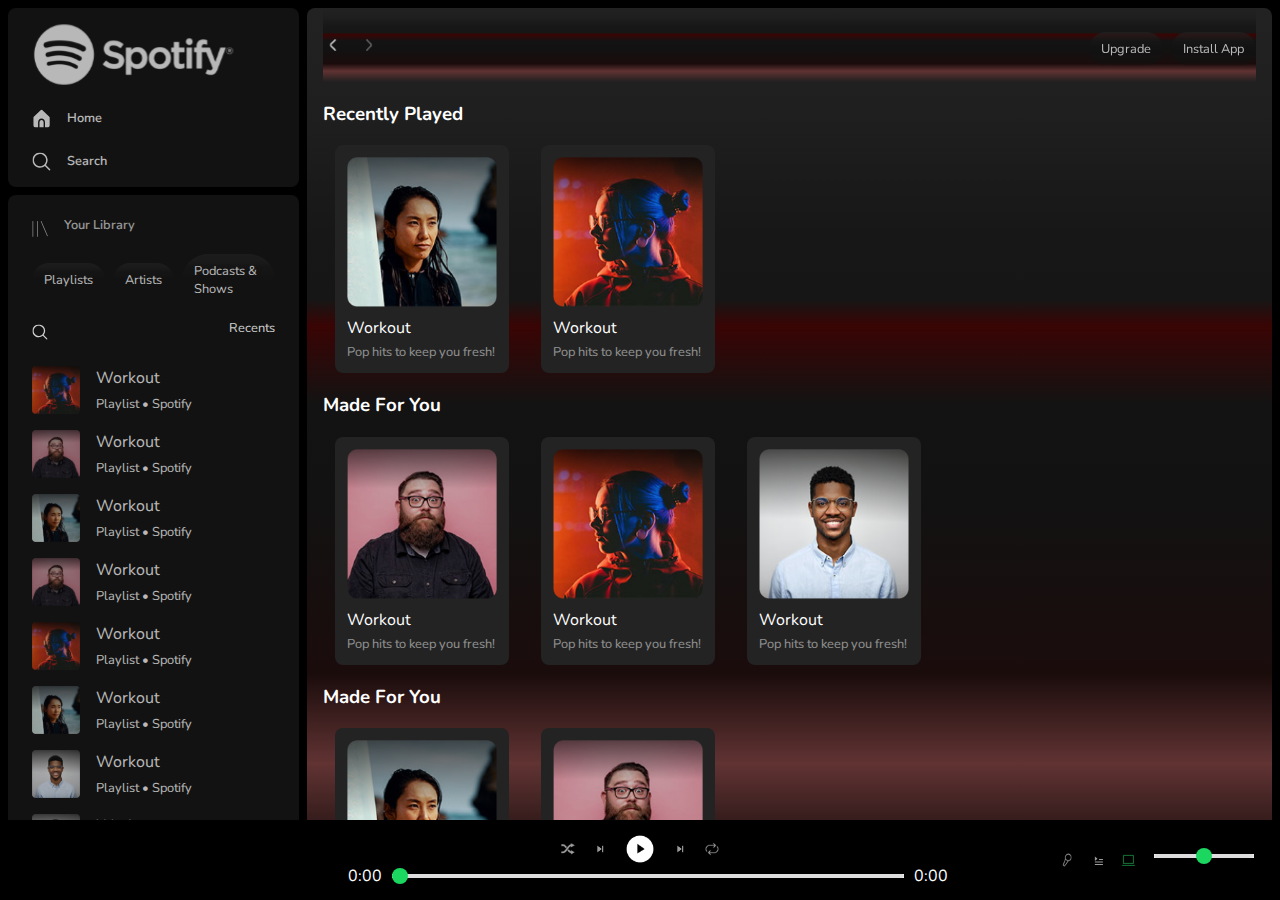
<file: index.html>
<!DOCTYPE html>
<html>
<head>
    <meta charset="utf-8"/>
    <meta http-equiv="X-UA-Compatible" content="IE=edge"/>
    <title>Spotify -clone</title>
    <meta name="description" content="Spotify clone made using html,css"/>
    <meta name="viewport" content="width=device-width, initial-scale=1"/>
    <link rel="stylesheet" href="style.css"/>
    <link rel="icon" type="image/x-icon" href="./assets/logo.png"/>

    <link rel="preconnect" href="https://fonts.googleapis.com"/>
    <link rel="preconnect" href="https://fonts.gstatic.com" crossorigin/>
    <link
            href="https://fonts.googleapis.com/css2?family=Nunito:wght@300;400;700&display=swap"
            rel="stylesheet"
    />
</head>
<body>


<div class="container">
    <div class="sidebar">
        <div class="top-icons">
            <div class="link-flex">
                <img src="./images/Spotify logo.svg" alt="Home" style="width: 202.5760955810547px;
                height: 60.525787353515625px;"/>

            </div>
            <div class="link-flex">
                <img src="./images/fi-ss-home.svg" alt="Home"/>
                <a href="#">Home</a>
            </div>
            <div class="link-flex">
                <img src="./images/fi-rs-search.svg" alt="Search"/>
                <a href="#">Search</a>
            </div>
        </div>
        <div class="library">
            <div class="flex-top">
                <div class="link-flex">
                    <img src="./images/library.svg" alt="Library"/>
                    <p>Your Library</p>
                </div>
                <!-- <div class="link-flex">
                  <img src="./images/fi-ss-plus-small.svg" />
                  <img src="./assets/boxes.png" />
                </div> -->
            </div>
            <div class="link-flex" style="gap: 0.5rem">
                <div class="chip">Playlists</div>
                <div class="chip">Artists</div>
                <div class="chip">Podcasts & Shows</div>
            </div>
            <div class="flex-top">
                <img src="./images/fi-rs-search.svg"/>
                <p>Recents</p>
            </div>
            <div class="albums">
                <a href="playlist.html">
                <div class="link-flex album-flex">
                    <img src="./images/Rectangle 16 (1).png" class="album-cover"/>
                    <div class="col-flex">
                        <p class="album-name">Workout</p>
                        <p>Playlist &#x2022; Spotify</p>
                    </div>
                </div>
                </a>
                <div class="link-flex album-flex">
                    <img src="./images/Rectangle 16.png" class="album-cover"/>
                    <div class="col-flex">
                        <p class="album-name">Workout</p>
                        <p>Playlist &#x2022; Spotify</p>
                    </div>
                </div>
                <div class="link-flex album-flex">
                    <img src="./images/Rectangle 16 (3).png" class="album-cover"/>
                    <div class="col-flex">
                        <p class="album-name">Workout</p>
                        <p>Playlist &#x2022; Spotify</p>
                    </div>
                </div>
                <div class="link-flex album-flex">
                    <img src="./images/Rectangle 16.png" class="album-cover"/>
                    <div class="col-flex">
                        <p class="album-name">Workout</p>
                        <p>Playlist &#x2022; Spotify</p>
                    </div>
                </div>
                <div class="link-flex album-flex">
                    <img src="./images/Rectangle 16 (1).png" class="album-cover"/>
                    <div class="col-flex">
                        <p class="album-name">Workout</p>
                        <p>Playlist &#x2022; Spotify</p>
                    </div>
                </div>
                <div class="link-flex album-flex">
                    <img src="./images/Rectangle 16 (3).png" class="album-cover"/>
                    <div class="col-flex">
                        <p class="album-name">Workout</p>
                        <p>Playlist &#x2022; Spotify</p>
                    </div>
                </div>
                <div class="link-flex album-flex">
                    <img src="./images/Rectangle 16 (2).png" class="album-cover"/>
                    <div class="col-flex">
                        <p class="album-name">Workout</p>
                        <p>Playlist &#x2022; Spotify</p>
                    </div>
                </div>
                <div class="link-flex album-flex">
                    <img src="./images/Rectangle 16 (2).png" class="album-cover"/>
                    <div class="col-flex">
                        <p class="album-name">Workout</p>
                        <p>Playlist &#x2022; Spotify</p>
                    </div>
                </div>
                <div class="link-flex album-flex">
                    <img src="./images/Rectangle 16.png" class="album-cover"/>
                    <div class="col-flex">
                        <p class="album-name">Workout</p>
                        <p>Playlist &#x2022; Spotify</p>
                    </div>
                </div>
                <div class="link-flex album-flex">
                    <img src="./images/Rectangle 16 (2).png" class="album-cover"/>
                    <div class="col-flex">
                        <p class="album-name">Workout</p>
                        <p>Playlist &#x2022; Spotify</p>
                    </div>
                </div>
                <div class="link-flex album-flex">
                    <img src="./images/Rectangle 16 (1).png" class="album-cover"/>
                    <div class="col-flex">
                        <p class="album-name">Workout</p>
                        <p>Playlist &#x2022; Spotify</p>
                    </div>
                </div>
                <div class="link-flex album-flex">
                    <img src="./images/Rectangle 16 (3).png" class="album-cover"/>
                    <div class="col-flex">
                        <p class="album-name">Workout</p>
                        <p>Playlist &#x2022; Spotify</p>
                    </div>
                </div>
                <div class="link-flex album-flex">
                    <img src="./images/Rectangle 16 (1).png" class="album-cover"/>
                    <div class="col-flex">
                        <p class="album-name">Workout</p>
                        <p>Playlist &#x2022; Spotify</p>
                    </div>
                </div>
                <div class="link-flex album-flex">
                    <img src="./images/Rectangle 16 (3).png" class="album-cover"/>
                    <div class="col-flex">
                        <p class="album-name">Workout</p>
                        <p>Playlist &#x2022; Spotify</p>
                    </div>
                </div>
                <div class="link-flex album-flex">
                    <img src="./images/Rectangle 16 (2).png" class="album-cover"/>
                    <div class="col-flex">
                        <p class="album-name">Workout</p>
                        <p>Playlist &#x2022; Spotify</p>
                    </div>
                </div>
            </div>
            <!-- Put your playlists here -->
        </div>
    </div>
    <div class="main-content">
        <div class="navbar">
            <div class="link-flex">
                <img src="./images/fi-rr-angle-small-left.png"/>
                <img src="./images/fi-rr-angle-small-right.png"/>

            </div>
            <!-- Navbar content -->
            <div class="link-flex" style="gap: 0; column-gap: 0.5rem">
                <div class="chip">Upgrade</div>
                <div class="chip">Install App</div>
            </div>
        </div>
        <h3>Recently Played</h3>
        <div class="cards-container">
            <div class="card">
                <img src="./images/Rectangle 16 (3).png" class="card-img"/>
                <p class="card-name">Workout</p>
                <p class="card-description">Pop hits to keep you fresh!</p>
                <!-- <div class="card">
                    <img src="./images/Rectangle 16 (3).png" class="card-img" />
                    <p class="card-name">Workout</p>
                    <p class="card-description">Pop hits to keep you fresh!</p>  -->
            </div>
            <div class="card">
                <img src="./images/Rectangle 16 (1).png" class="card-img"/>
                <p class="card-name">Workout</p>
                <p class="card-description">Pop hits to keep you fresh!</p>
            </div>
        </div>
        <h3>Made For You</h3>
        <div class="cards-container">
            <div class="card">
                <img src="./images/Rectangle 16.png" class="card-img"/>
                <p class="card-name">Workout</p>
                <p class="card-description">Pop hits to keep you fresh!</p>
            </div>
            <div class="card">
                <img src="./images/Rectangle 16 (1).png" class="card-img"/>
                <p class="card-name">Workout</p>
                <p class="card-description">Pop hits to keep you fresh!</p>


            </div>
            <div class="card">
                <img src="./images/Rectangle 16 (2).png" class="card-img"/>
                <p class="card-name">Workout</p>
                <p class="card-description">Pop hits to keep you fresh!</p>
            </div>
        </div>
        <h3>Made For You</h3>
        <div class="cards-container">
            <div class="card">
                <img src="./images/Rectangle 16 (3).png" class="card-img"/>
                <p class="card-name">Workout</p>
                <p class="card-description">Pop hits to keep you fresh!</p>
            </div>
            <div class="card">
                <img src="./images/Rectangle 16.png" class="card-img"/>
                <p class="card-name">Workout</p>
                <p class="card-description">Pop hits to keep you fresh!</p>
            </div>
        </div>
    </div>
    <div class="player">

        <div class="volume-controls"></div>
        <div class="player-center">
            <div class="player-controls">
                <img
                        style="height: 1rem; margin-right: 1rem; opacity: 0.8"
                        src="./images/raphael_shuffle.png"
                />
                <img
                        style="height: 1rem; margin-right: 1rem; opacity: 0.8"
                        src="./images/bx_bx-skip-previous (1).png"
                />
                <img
                        style="height: 2rem; margin-right: 1rem"
                        src="./images/gridicons_play.png"
                />
                <img
                        style="height: 1rem; margin-right: 1rem; opacity: 0.8"
                        src="./images/bx_bx-skip-previous (1).png"
                />
                <img
                        style="height: 1rem; margin-right: 1rem; opacity: 0.8"
                        src="./images/fluent_arrow-repeat-all-20-regular.png"
                />
            </div>
            <div class="player-timeline">
                <span class="current-time">0:00</span>
                <input
                        type="range"
                        class="timeline-slider"
                        min="0"
                        max="100"
                        step="1"
                        value="0"
                />
                <span class="total-time">0:00</span>
            </div>
        </div>

        <div class="volume-controls">
            <img
                    src="./images/ph_microphone-stage.png"
                    style="height: 1rem; margin-right: 1rem; opacity: 0.8"
                    alt="Volume"
            />
            <img
                    src="./images/carbon_query-queue.png"
                    style="height: 1rem; margin-right: 1rem; opacity: 0.8"
                    alt="Settings"
            />
            <img
                    src="./images/carbon_laptop.png"
                    style="height: 1rem; margin-right: 1rem; opacity: 0.8"
                    alt="Fullscreen"
            />
            <input
                    type="range"
                    class="volume-slider"
                    min="0"
                    max="100"
                    step="1"
                    value="50"
            />
        </div>
    </div>
</div>
</body>
</html>
</file>
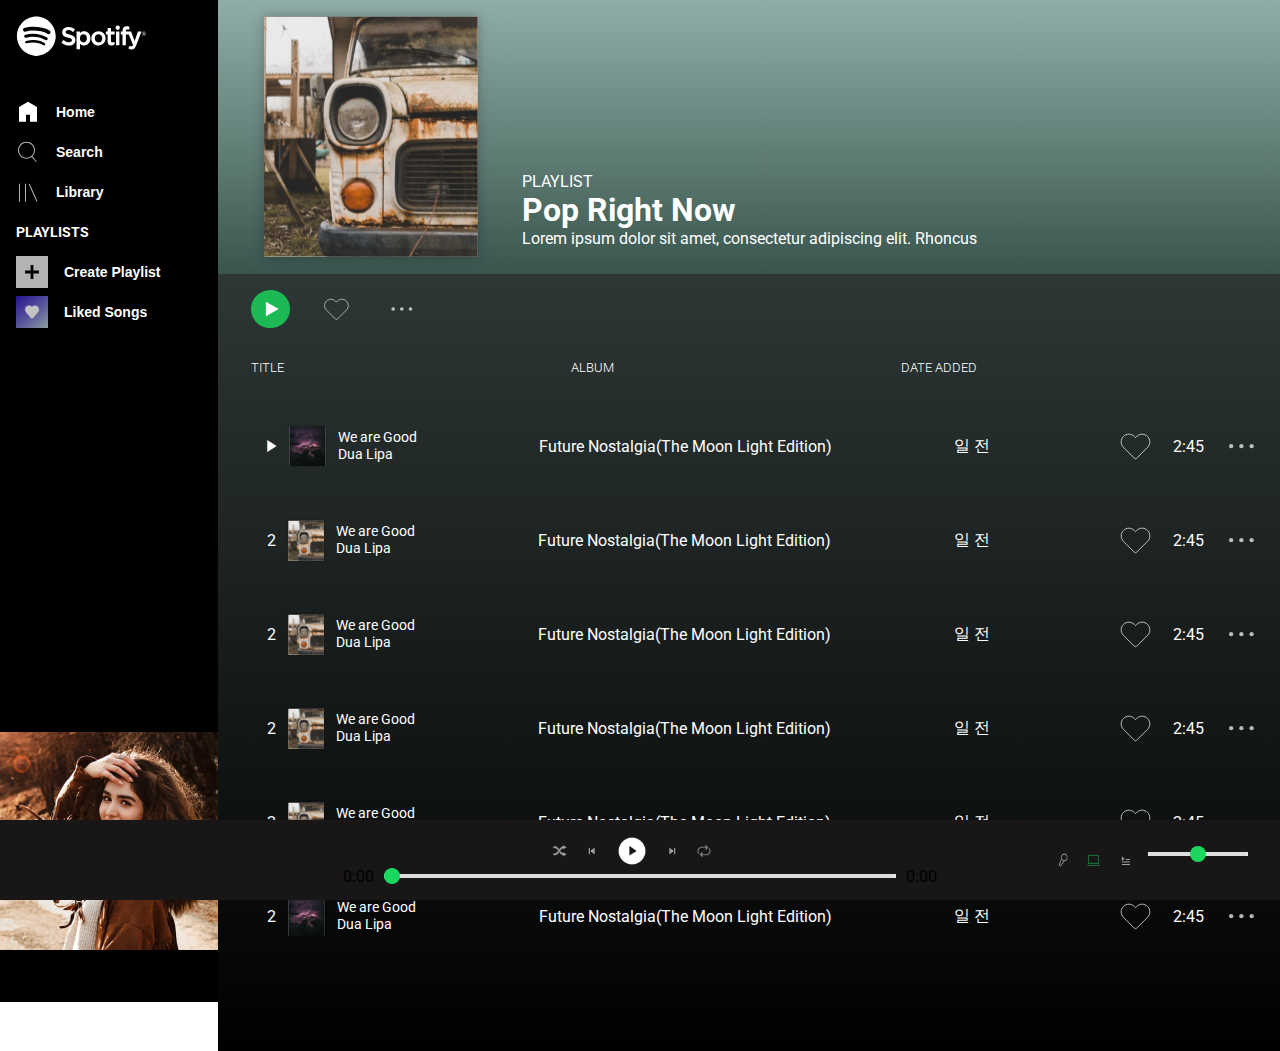
<file: playlist.html>
<!DOCTYPE html>
<html lang="en">
<head>
    <meta charset="UTF-8"/>
    <meta name="viewport" content="width=device-width, initial-scale=1.0"/>
    <title>Document</title>
    <link rel="stylesheet" href="playlist.css"/>
</head>
<body>
<div class="play-main">
    <div class="play-sidebar">
        <div class="logo"><img src="./assests/logo.svg" alt="img"/></div>
        <div class="menu">
            <div class="menu1">
                <img src="./assests/Frame.svg" alt="img"/>
                <a href="#">Home</a>
            </div>
            <div class="menu1">
                <img src="./assests/Frame (1).svg" alt="img"/>
                <a href="#">Search</a>
            </div>
            <div class="menu1">
                <img src="./assests/Frame (2).svg" alt="img"/>
                <a href="#">Library</a>
            </div>

            <div class="menu1">
                <h4 href="#">PLAYLISTS</h4>
            </div>

            <div class="menu1">
                <img src="./assests/Frame (3).svg" alt="img"/>
                <a href="#">Create Playlist</a>
            </div>
            <div class="menu1">
                <img src="./assests/Frame (4).svg" alt="img"/>
                <a href="#">Liked Songs</a>
            </div>
        </div>
        <div class="endpic"><img src="./assests/album art.svg" alt="img"/>
        </div>
    </div>
    <div class="parent-playlist">
        <div class="col-2">
            <div class="col2-img">
                <img src="./assests/Rectangle%2020.svg" alt="">
            </div>
            <div class="col2-des">
                <p class="desc">PLAYLIST</p>
                <h1 class="desc head">Pop Right Now</h1>
                <p class="desc">
                    Lorem ipsum dolor sit amet, consectetur adipiscing elit. Rhoncus
                </p>

            </div>

        </div>
        <div class="songsContainer">
            <div class="pics">
                <img src="./assests/thumb_play.svg">
                <img src="./assests/heart.svg">
                <img src="./assests/more_big.svg">
            </div>
            <div class="songs-List-Wrapper">
                <p>TITLE</p>
                <p>ALBUM</p>
                <p>DATE ADDED</p>
                <p></p>
            </div>
            <div class="Songs-Wrapper">
                <div class="song-list">
                    <div class="name-cont">
                        <img class="icon" src="./assests/Polygon 2.png"/>
                        <img src="./assests/Rectangle%209.svg"/>
                        <div class="artist-cont">
                            <p>We are Good</p>
                            <p>Dua Lipa</p>
                        </div>
                    </div>
                    <p>Future Nostalgia(The Moon Light Edition)</p>
                    <p>일 전</p>
                    <div class="song-option">
                        <img src="./assests/heart.svg"/>
                        <p>2:45</p>
                        <img src="./assests/more_big.svg"/>
                    </div>
                </div>
            </div>
            <div class="Songs-Wrapper">
                <div class="song-list">
                    <div class="name-cont">
                        2
                        <img src="./assests/Rectangle%2020.svg"/>
                        <div class="artist-cont">
                            <p>We are Good</p>
                            <p>Dua Lipa</p>
                        </div>
                    </div>
                    <p>Future Nostalgia(The Moon Light Edition)</p>
                    <p>일 전</p>
                    <div class="song-option">
                        <img src="./assests/heart.svg"/>
                        <p>2:45</p>
                        <img src="./assests/more_big.svg"/>
                    </div>
                </div>
            </div>
            <div class="Songs-Wrapper">
                <div class="song-list">
                    <div class="name-cont">
                        2
                        <img src="./assests/Rectangle%2020.svg"/>
                        <div class="artist-cont">
                            <p>We are Good</p>
                            <p>Dua Lipa</p>
                        </div>
                    </div>
                    <p>Future Nostalgia(The Moon Light Edition)</p>
                    <p>일 전</p>
                    <div class="song-option">
                        <img src="./assests/heart.svg"/>
                        <p>2:45</p>
                        <img src="./assests/more_big.svg"/>
                    </div>
                </div>
            </div>
            <div class="Songs-Wrapper">
                <div class="song-list">
                    <div class="name-cont">
                        2
                        <img src="./assests/Rectangle%2020.svg"/>
                        <div class="artist-cont">
                            <p>We are Good</p>
                            <p>Dua Lipa</p>
                        </div>
                    </div>
                    <p>Future Nostalgia(The Moon Light Edition)</p>
                    <p>일 전</p>
                    <div class="song-option">
                        <img src="./assests/heart.svg"/>
                        <p>2:45</p>
                        <img src="./assests/more_big.svg"/>
                    </div>
                </div>
            </div>
            <div class="Songs-Wrapper">
                <div class="song-list">
                    <div class="name-cont">
                        2
                        <img src="./assests/Rectangle%2020.svg"/>
                        <div class="artist-cont">
                            <p>We are Good</p>
                            <p>Dua Lipa</p>
                        </div>
                    </div>
                    <p>Future Nostalgia(The Moon Light Edition)</p>
                    <p>일 전</p>
                    <div class="song-option">
                        <img src="./assests/heart.svg"/>
                        <p>2:45</p>
                        <img src="./assests/more_big.svg"/>
                    </div>
                </div>
            </div>
            <div class="Songs-Wrapper">
                <div class="song-list">
                    <div class="name-cont">
                        2
                        <img src="./assests/Rectangle%209.svg"/>
                        <div class="artist-cont">
                            <p>We are Good</p>
                            <p>Dua Lipa</p>
                        </div>
                    </div>
                    <p>Future Nostalgia(The Moon Light Edition)</p>
                    <p>일 전</p>
                    <div class="song-option">
                        <img src="./assests/heart.svg"/>
                        <p>2:45</p>
                        <img src="./assests/more_big.svg"/>
                    </div>
                </div>
            </div>
        </div>

    </div>
    <div class="player">
        <div class="volume-controls"></div>
        <div class="player-center">
            <div class="player-controls">
                <img
                        style="height: 1rem; margin-right: 1rem; opacity: 0.8"
                        src="./assests/raphael_shuffle.png"
                />
                <img
                        style="height: 1rem; margin-right: 1rem; opacity: 0.8"
                        src="./assests/bx_bx-skip-previous.png"
                />
                <img
                        style="height: 2rem; margin-right: 1rem"
                        src="./assests/gridicons_play.png"
                />
                <img
                        style="height: 1rem; margin-right: 1rem; opacity: 0.8"
                        src="./assests/bx_bx-skip-previous (1).png"
                />
                <img
                        style="height: 1rem; margin-right: 1rem; opacity: 0.8"
                        src="./assests/fluent_arrow-repeat-all-20-regular.png"
                />
            </div>
            <div class="player-timeline">
                <span class="current-time">0:00</span>
                <input
                        type="range"
                        class="timeline-slider"
                        min="0"
                        max="100"
                        step="1"
                        value="0"
                />
                <span class="total-time">0:00</span>
            </div>
        </div>

        <div class="volume-controls">
            <img
                    src="./assests/ph_microphone-stage.png"
                    style="height: 1rem; margin-right: 1rem; opacity: 0.8"
                    alt="Volume"
            />
            <img
                    src="./assests/carbon_laptop.png"
                    style="height: 1rem; margin-right: 1rem; opacity: 0.8"
                    alt="Settings"
            />
            <img
                    src="./assests/carbon_query-queue.png"
                    style="height: 1rem; margin-right: 1rem; opacity: 0.8"
                    alt="Fullscreen"
            />
            <input
                    type="range"
                    class="volume-slider"
                    min="0"
                    max="100"
                    step="1"
                    value="50"
            />
        </div>
    </div>
</div>
</div>
</body>
</html>
</file>
<file: style.css>
:root {
    --black: #000;
    --grey: #121212;
    --light-grey: #232323;
    --white: #fff;
  }
  body,
  html {
    height: 100%;
    margin: 0rem;
    overflow: hidden;
    display: flex;
    flex-direction: column;
    font-family: "Nunito", sans-serif;
    background-color: var(--black);
    color: var(--white);
  }
  
  a {
    color: var(--white);
    text-decoration: none;
  }
  
  .container {
    display: flex;
    flex: 1;
    overflow: hidden;
    background-color: var(--black);
    padding: 0.5rem;
  }
  
  .sidebar {
    flex: 0.25;
    overflow-y: auto;
  
    display: flex;
    flex-direction: column;
    margin-right: 0.5rem;
  }
  
  .top-icons {
    display: flex;
    flex-direction: column;
    gap: 1.5rem;
    padding: 1rem 1.5rem;
    margin-bottom: 0.5rem;
    background-color: var(--grey);
    border-radius: 0.5rem;
  }
  
  .link-flex {
    display: flex;
    justify-content: flex-start;
    gap: 1rem;
    align-items: center;
    opacity: 0.7;
    font-weight: 600;
    font-size: 0.8rem;
    cursor: pointer;
  }
  
  .link-flex:hover {
    opacity: 1;
    transition: all 0.3s;
  }
  
  .link-flex img {
    height: 1.2rem;
    width: 1.2rem;
  }
  .link-flex p {
    font-size: 1rem;
    color: var(--white);
  }
  
  .library {
    border-radius: 0.5rem;
    flex: 3;
    overflow-y: auto;
    background-color: var(--grey);
    padding: 0.5rem 1.5rem;
  }
  
  .flex-top {
    display: flex;
    justify-content: space-between;
    align-items: center;
  }
  
  .flex-top img {
    height: 1rem;
    width: 1rem;
    opacity: 0.8;
    margin-top: 0.5rem;
  }
  
  .flex-top p {
    font-size: 0.8rem;
    opacity: 0.8;
  }
  
  .flex-top p:hover {
    opacity: 1;
    transition: all 0.3s;
  }
  
  .flex-top img:hover {
    opacity: 1;
    transition: all 0.3s;
  }
  
  .chip {
    margin-top: 0.5rem;
    padding: 0.5rem 0.75rem;
    /* background-color: var(--light-grey); */
    border-radius: 5rem;
    width: fit-content;
    font-weight: normal;
    color: var(--white);
    background-image: linear-gradient(180deg, #222222 0%, #1F1F1F 11.64%, #171717 25.66%, #161616 32.94%, #151515 35.98%, #131313 44.89%, #121212 55.22%, #121212 75.34%, #121212 85.45%, rgba(18, 18, 18, 0) 100%);

  }
  
  .main-content {
    flex: 0.8;
    overflow-y: auto;
     /* background-color: yellow; */
    display: flex;
    flex-direction: column;
    padding: 0rem 1rem;
    border-radius: 0.5rem;
    padding-bottom: 6rem;
    background-image: linear-gradient(180deg, #222222 0%, #1F1F1F 11.64%, #171717 25.66%, #161616 32.94%, #3a0404 35.98%, #131313 44.89%, #121212 55.22%, #1b0c0c 75.34%, #613333 85.45%, rgba(18, 18, 18, 0) 100%); 

  }
  
  .album-flex {
    margin-bottom: 1rem !important;
  }
  
  .albums {
    margin-top: 1rem;
  }
  
  .album-cover {
    height: 3rem !important;
    width: 3rem !important;
    border-radius: 0.2rem;
  }
  
  .col-flex p {
    margin: 0;
    font-weight: normal;
    font-size: 0.8rem;
  }
  
  .album-name {
    color: var(--white);
    margin-bottom: 0.35rem !important;
    font-size: 1rem !important;
  }
  
  .navbar {
    position: sticky;
    top: 0;
    display: flex;
    justify-content: space-between;
    padding: 1rem 0rem;
    align-items: center;
    /* background-color: var(--grey); */
    z-index: 1000;
    background-image: linear-gradient(180deg, #222222 0%, #1F1F1F 11.64%, #171717 25.66%, #161616 32.94%, #3a0404 35.98%, #131313 44.89%, #121212 55.22%, #1b0c0c 75.34%, #613333 85.45%, rgba(18, 18, 18, 0) 100%);
    /* Other styles as needed */
  }
  
  .cards-container {
    display: flex;
    gap: 0.5rem;
    flex-wrap: wrap;
    /* Other styles as needed */
  }
  
  .card {
   
     
    width: 150px;
    background-color: var(--light-grey);
    padding: 0.75rem;
    border-radius: 0.5rem;
    height: fit-content;
    margin: 0rem 0.75rem;
  }
  
  .card-img {
    width: 100%;
    border-radius: 0.35rem;
  }
  
  .card-name {
    margin: 0.25rem 0;
  }
  
  .card-description {
    margin: 0;
    font-size: 0.8rem;
    opacity: 0.5;
  }
  
  .player {
    width: 100%;
    height: 80px; /* Adjust as needed */
    position: fixed;
    bottom: 0;
    background-color: var(--black);
    display: flex;
    justify-content: space-between;
    align-items: center;
  }
  
  .volume-controls {
    width: 20vw;
  }
  
  .player-center {
    display: flex;
    flex-direction: column;
    justify-content: center;
    align-items: center;
    width: 40vw;
  }
  
  .player-controls {
    display: flex;
    align-items: center;
  }
  
  .volume-controls {
    display: flex;
    justify-content: flex-end;
    margin-right: 2rem;
  }
  
  .player-timeline {
    display: flex;
    align-items: center;
  }
  
  .timeline-slider {
    margin: 0 10px;
    width: 40vw;
  }
  
  .volume-slider {
    width: 100px;
    height: 4px;
  }
  
  .timeline-slider:hover,
  .volume-slider:hover {
    background-color: #1bd760;
  }
  .timeline-slider,
  .volume-slider {
    -webkit-appearance: none;
  }
  
  .timeline-slider::-webkit-slider-runnable-track,
  .volume-slider::-webkit-slider-runnable-track {
    height: 4px;
    background: #ddd;
    border: none;
    border-radius: 100px;
  }
  
  .timeline-slider::-webkit-slider-thumb,
  .volume-slider::-webkit-slider-thumb {
    -webkit-appearance: none;
    border: none;
    height: 16px;
    width: 16px;
    border-radius: 50%;
    background: #1bd760;
    margin-top: -6px;
  }
  
  .timeline-slider:focus,
  .volume-slider:focus {
    outline: none;
  }
  
  .timeline-slider:focus::-webkit-slider-runnable-track {
    background: #ccc;
  }
</file>
<file: playlist.css>
@import url('https://fonts.googleapis.com/css2?family=Roboto:wght@400;700;900&display=swap');

* {
    margin: 0px;
    padding: 0px;
    box-sizing: border-box;
    font-family: 'Roboto', sans-serif;

}

body, html {
    max-width: 100vw;
}


.play-sidebar {
    background-color: #000000;
    width: 17%;
    height: 100%;
    display: flex;
    flex-direction: column;
}


.play-main {
    width: 100vw;
    display: flex;
    height: 100%;
    position: relative;
}

.parent-playlist {
    display: flex;
    flex-direction: column;
    width: 83%;
    height: 100vh;
}

.songsContainer {
    display: flex;
    color: white;
    flex-direction: column;
    width: 100%;

    padding: 0 0 6rem 1.1rem;
    background-image: linear-gradient(180deg, #2d3735 0%, #000 100%);
    /background-color: black;/
    /border:4px solid #ff0000;/
}

.song-list {
    padding: 2rem 1rem 1rem 2rem;
    display: flex;
    justify-content: space-between;
    align-items: center;
}

.song-option {
    display: flex;
    align-items: center;
    column-gap: .9rem;
}

.name-cont {
    display: flex;
    justify-content: center;
    align-items: center;
    column-gap: 10px;
}

.name-cont p {
    font-size: .9rem;
}

.icon {
    max-height: 1rem;
}

.artist-cont {
    display: flex;
    flex-direction: column;
    color: white;
}

.play-sidebar h4 {
    color: white;
    font-size: .9rem;

}

.menu {
    display: flex;
    align-items: center;
    flex-direction: column;
    padding-left: 1rem;
}

.logo {
    max-width: 10rem;
    padding: 1rem 0 2rem 1rem;
}

.menu1 {
    display: flex;
    align-items: center;
    column-gap: 1rem;
    width: 100%;
    height: 40px;

}

.menu1 a {
    font-size: 14px;
    font-weight: 700;
    line-height: 16px;
    color: #FFFFFF;
    text-decoration: none;
    font-family: Nunito, sans-serif;
}

.hor-linne {
    border-bottom: 1px solid #282828;
    width: 184px;
    height: 1px;
    margin: 0px 4px;

}

.endpic img {
    width: 100%;
    padding: 25rem 0 3rem 0;

}


.col-2 {
    height: 100%;
    width: 100%;
    background-image: linear-gradient(180deg, #90AEA7 0%, #39554e 100%);
    display: flex;
    align-items: flex-end;
    padding: 0 2rem;
    column-gap: 2rem;
}

/* .col-2-card{
    display: flex;
    align-items:center;

} */
.col2-img > img {
    width: 15rem;
    height: 100%;
    /box-shadow: 0px 6px 32px 6px #00000033;/

}

.col2-des {
    display: flex;
    flex-direction: column;
    color: white;
    padding-bottom: 1.6rem;
}

.songs-List-Wrapper {
    padding: 1rem 1rem;
    display: flex;
    justify-content: space-between;
    color: white;
    font-weight: 300;
    font-size: 0.8rem;
    /text-decoration-line: line-through;/
}

.Songs-Wrapper {
    display: flex;
    flex-direction: column;
}


/.desc {/
/*    line-height: 5px;*/
/}/

.head {
    font-size: 70px;

}


.pics {
    padding: 1rem;
    display: flex;

    column-gap: 1.7rem;

}

.pics img {
    max-width: 2.4rem;
}

.player {
    width: 100%;
    height: 80px; /* Adjust as needed */
    position: fixed;
    bottom: 0;
    background-color: #181616;
    display: flex;
    justify-content: space-between;
    align-items: center;
}

.volume-controls {
    width: 20vw;
}

.player-center {
    display: flex;
    flex-direction: column;
    justify-content: center;
    align-items: center;
    width: 40vw;
}

.player-controls {
    display: flex;
    align-items: center;
}

.volume-controls {
    display: flex;
    justify-content: flex-end;
    margin-right: 2rem;
}

.player-timeline {
    display: flex;
    align-items: center;
}

.timeline-slider {
    margin: 0 10px;
    width: 40vw;
}

.volume-slider {
    width: 100px;
    height: 4px;
}

.timeline-slider:hover,
.volume-slider:hover {
    background-color: #1bd760;
}

.timeline-slider,
.volume-slider {
    -webkit-appearance: none;
}

.timeline-slider::-webkit-slider-runnable-track,
.volume-slider::-webkit-slider-runnable-track {
    height: 4px;
    background: #ddd;
    border: none;
    border-radius: 100px;
}

.timeline-slider::-webkit-slider-thumb,
.volume-slider::-webkit-slider-thumb {
    -webkit-appearance: none;
    border: none;
    height: 16px;
    width: 16px;
    border-radius: 50%;
    background: #1bd760;
    margin-top: -6px;
}

.timeline-slider:focus,
.volume-slider:focus {
    outline: none;
}

.timeline-slider:focus::-webkit-slider-runnable-track {
    background: #ccc;
}
</file>
